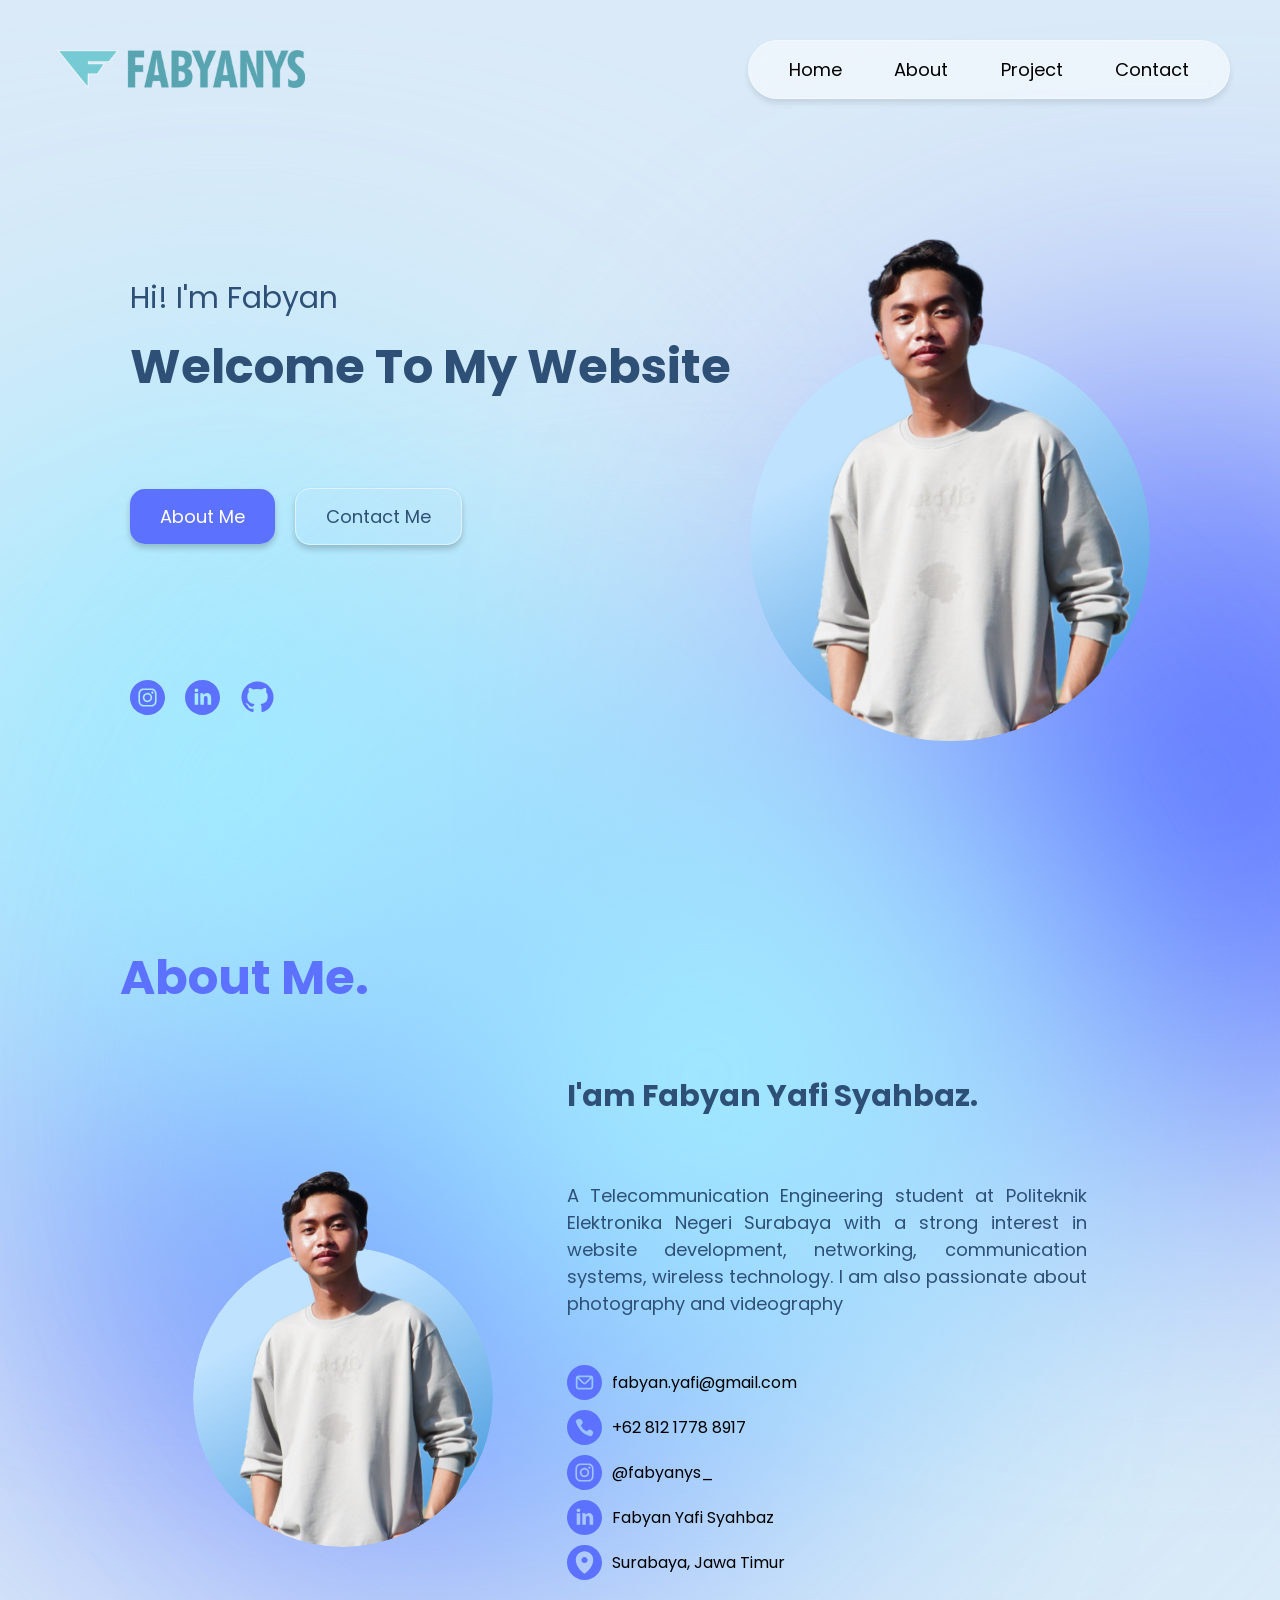
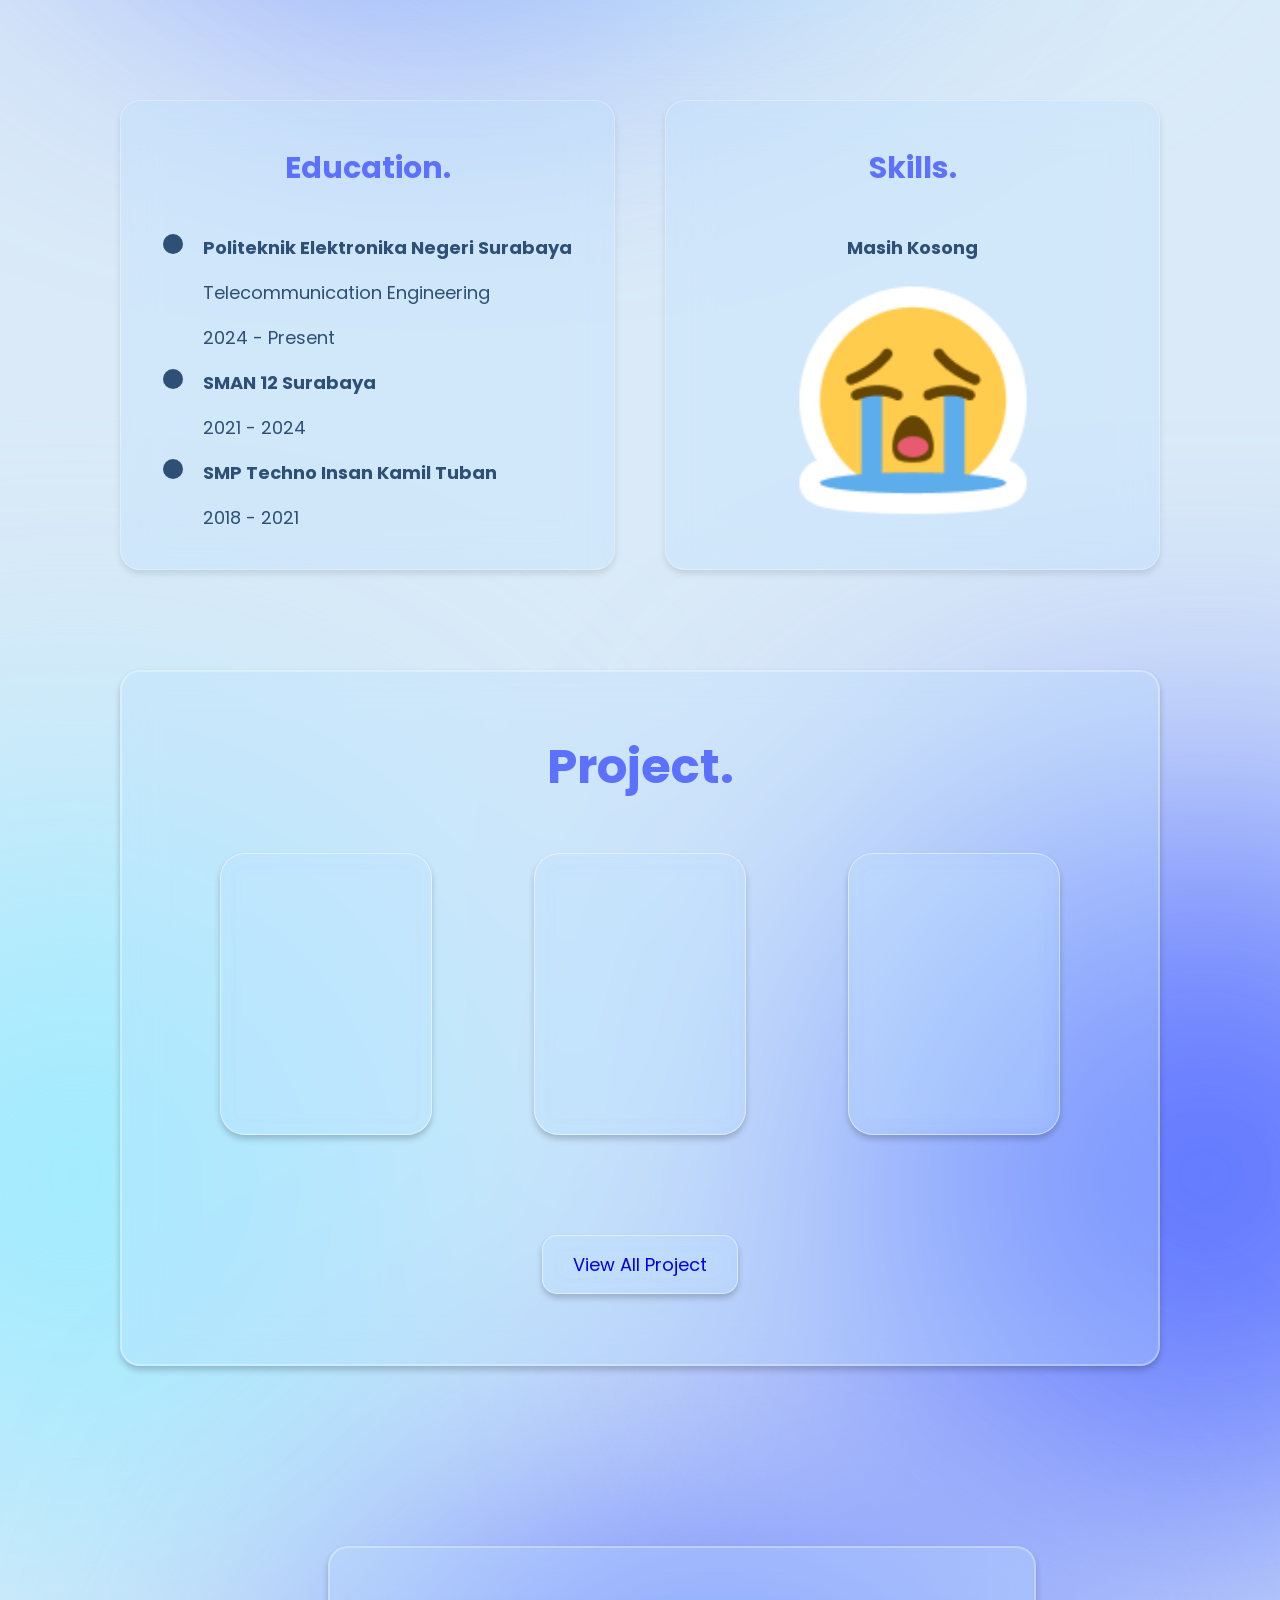
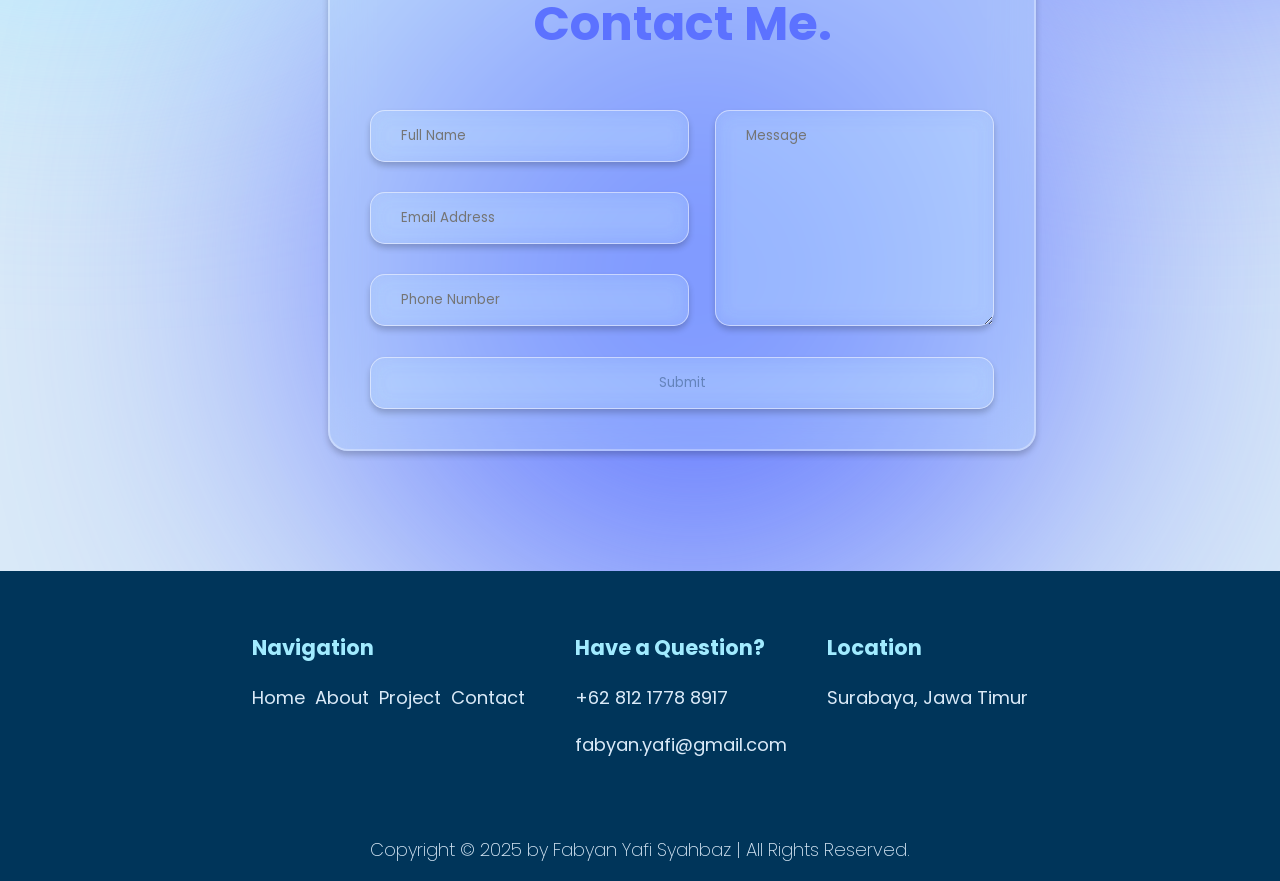
<file: index.html>
<!DOCTYPE html>
<html lang="en">
<head>
    <meta charset="UTF-8">
    <meta name="viewport" content="width=device-width, initial-scale=1.0">
    <title>Fabyan's Portofolio</title>
    <link rel="stylesheet" href="css\style.css">
    <link href="https://fonts.googleapis.com/css2?family=Montserrat:ital,wght@0,100..900;1,100..900&family=Poppins:ital,wght@0,100;0,200;0,300;0,400;0,500;0,600;0,700;0,800;0,900;1,100;1,200;1,300;1,400;1,500;1,600;1,700;1,800;1,900&display=swap" rel="stylesheet">
</head>
<body>
    <!-- Logo -->
    <header class="main-header">
        <a href="index.html" class="logo">
            <img src="asset\icon\Logo Fabyanys.svg" alt="Logo Fabyanys">
        </a>
    </header>

    <!-- Navigation -->
    <div class="nav">
        <nav>
            <a href="#Home">Home</a>
            <a href="#AboutMe">About</a>
            <a href="#Project">Project</a>
            <a href="#ContactMe">Contact</a>
        </nav>
    </div>

    <!-- Main Content -->
    <main>

        <!-- Home Page -->
        <section id="Home">

            <!-- Greeatings -->
            <div class="greetings">
                <div>
                    <div>
                        <p>Hi! I'm Fabyan</p>
                        <h1>Welcome To My Website</h1>
                
                        <div class="btn-container">
                            <a href="#AboutMe" class="btn" id="btnaboutme">About Me</a>
                            <a href="#ContactMe" class="btn" id="btncontactme">Contact Me</a>
                        </div>
                    </div>

                    <div class="social-media">
                        <a href="https://www.instagram.com/fabyanys_">
                            <img src="asset\icon\instagramIcon.svg" alt="My Instagram">
                        </a>
                        <a href="https://www.linkedin.com/in/fabyanys">
                            <img src="asset\icon\linkedinIcon.svg" alt="My Linkedin">
                        </a>
                        <a href="https://www.github.com/fabyanys">
                            <img src="asset\icon\githubIcon.svg" alt="My Github">
                        </a>
                    </div>
                </div>
            </div>

            <!-- Image -->
            <div class="HomePhoto">
                <img src="asset\image\fabyanPhoto.svg" alt="Fabyanys Photo">
            </div>

            
        </section>

        <div class="lingkaran" id="lingkaran1"></div>
        <div class="lingkaran" id="lingkaran2"></div>
        <div class="lingkaran" id="lingkaran3"></div>
        <div class="lingkaran" id="lingkaran4"></div>
        
        <!-- About Me -->
        <section id="AboutMe">
            <header>
                <h1 id="AboutMeText">About Me.</h1>
            </header>

            <section id="AboutMeBody">
                <img id="fysphoto2" src="asset\image\fabyanPhoto.svg" alt="Fabyanys Photo">

                <div id="AboutMeDetails">
                    <h2>I'am Fabyan Yafi Syahbaz.</h2>
                    <p>A Telecommunication Engineering student at Politeknik Elektronika Negeri Surabaya with a strong interest in website development, networking, communication systems, wireless technology. I am also passionate about photography and videography</p>
                    <div class="contact-card">
                        <div class="email-contact-card">
                            <img src="asset\icon\emailIcon.svg" alt="Email Address">
                            <span>fabyan.yafi@gmail.com</span>
                        </div>
                        
                        <div class="phone-contact-card">
                            <img src="asset\icon\phoneIcon.svg" alt="Phone Number">
                            <span>+62 812 1778 8917</span>
                        </div>

                        <div class="instagram-contact-card">
                            <img src="asset\icon\instagramIcon.svg" alt="Instagram">
                            <span>@fabyanys_</span>
                        </div>

                        <div class="linkedin-contact-card">
                            <img src="asset\icon\linkedinIcon.svg" alt="Linkedin">
                            <span>Fabyan Yafi Syahbaz</span>
                        </div>

                        <div class="address-contact-card">
                            <img src="asset\icon\addressIcon.svg" alt="Address">
                            <span>Surabaya, Jawa Timur</span>
                        </div>
                    </div>
                </div>
            </section>
        </section>

        <!-- Education & Skills -->
        <section id="EducationSkills">
            <!-- Education -->
            <div class="education">
                <h2>Education.</h2>
                <div class="education-card">
                    <!-- Education Details -->
                    <div>
                        <div class="educard" id="University">
                            <div id="circle1"></div>
                            <div class="EducationDetails">
                                <h3>Politeknik Elektronika Negeri Surabaya</h3>
                                <p>Telecommunication Engineering</p>
                                <p>2024 - Present</p>
                            </div>
                        </div>

                        <div class="educard" id="SeniorHighSchool">
                            <div id="circle2"></div>
                            <div class="EducationDetails">
                                <h3>SMAN 12 Surabaya</h3>
                                <p>2021 - 2024</p>
                            </div>
                        </div>
                        
                        <div class="educard" id="JuniorHighSchool">
                            <div id="circle3"></div>
                            <div class="EducationDetails">
                                <h3>SMP Techno Insan Kamil Tuban</h3>
                                <p>2018 - 2021</p>
                            </div>
                        </div>
                    </div>
                </div>

            </div>

            <!-- Skills -->
            <div class="skills">
                <h2>Skills.</h2>
                <div class="skills-card">
                    <h3>Masih Kosong</h3>
                    <img src="asset\icon\crying.png" alt="crying">
                </div>
            </div>
        </section>

        <!-- Project -->
        <section id="Project">
            <div id="project-details">
                <div>
                    <h1>Project.</h1>

                    <div class="project-card">
                        <div id="project-card1">
                        
                        </div>

                        <div id="project-card2">
                        
                        </div>

                        <div id="project-card3">
                        
                        </div>
                    </div>
                </div>
                <div id="view-all-project">
                    <a href="project">View All Project</a>
                </div>
            </div>
            <div class="lingkaran" id="lingkaran6"></div>
            <div class="lingkaran" id="lingkaran5"></div>
        </section>

        <!-- Contact Me -->
         <section id="ContactMe">
            <div>
                <h1>Contact Me.</h1>
                <div class="contact-me-card">
                    <form name="contact-me-form" onsubmit="return ValidityForm()" id="contact-me-form">
                        <div class="input-container-all">
                            <div class="input-container">
                                <input type="text" name="name" id="name" placeholder="Full Name">
                                <input type="email" name="email" id="email" placeholder="Email Address">
                                <input type="number" name="phone" id="phone" placeholder="Phone Number">
                            </div>
                            <textarea name="message" id="message" placeholder="Message"></textarea>
                        </div>

                        <button type="submit" id="submit-button">Submit</button>
                    </form>
                </div>

            </div>
         </section>

        <div class="lingkaran" id="lingkaran7"></div>


    </main>

    <!-- footer -->
    <footer>
        <div class="footer-container">
            <div class="nav-footer">
                <h3>Navigation</h3>
                <nav>
                    <a href="#Home">Home</a>
                    <a href="#AboutMe">About</a>
                    <a href="#Project">Project</a>
                    <a href="#ContactMe">Contact</a>
                </nav>
            </div>
            
            <div class="contact-footer">
                <h3>Have a Question?</h3>
                <p>+62 812 1778 8917</p>
                <p>fabyan.yafi@gmail.com</p>
            </div>

            <div class="location-footer">
                <h3>Location</h3>
                <p>Surabaya, Jawa Timur</p>
            </div>
        </div>

        <div class="footer-bottom">
            <p>Copyright &copy; 2025 by Fabyan Yafi Syahbaz | All Rights Reserved.</p>
    </footer>

    <script src="js\script.js"></script>
</body>
</html>
</file>
